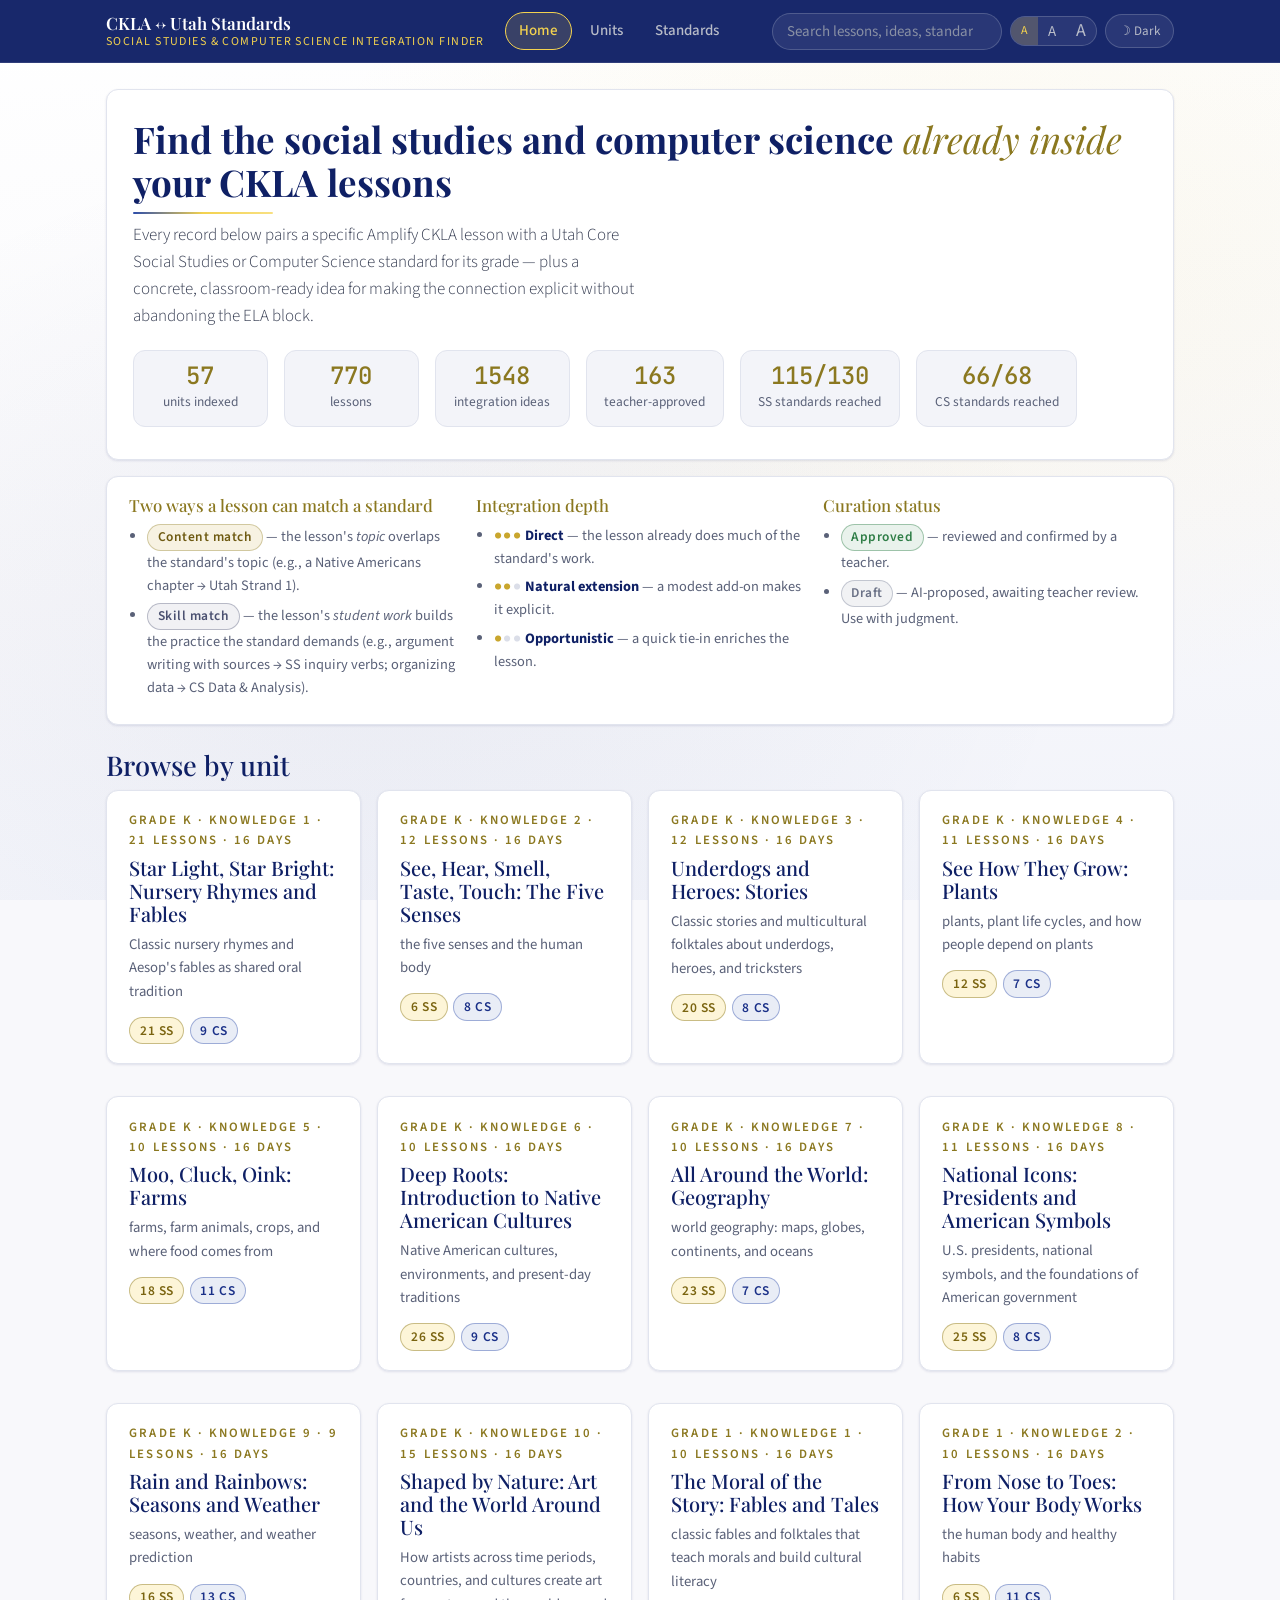
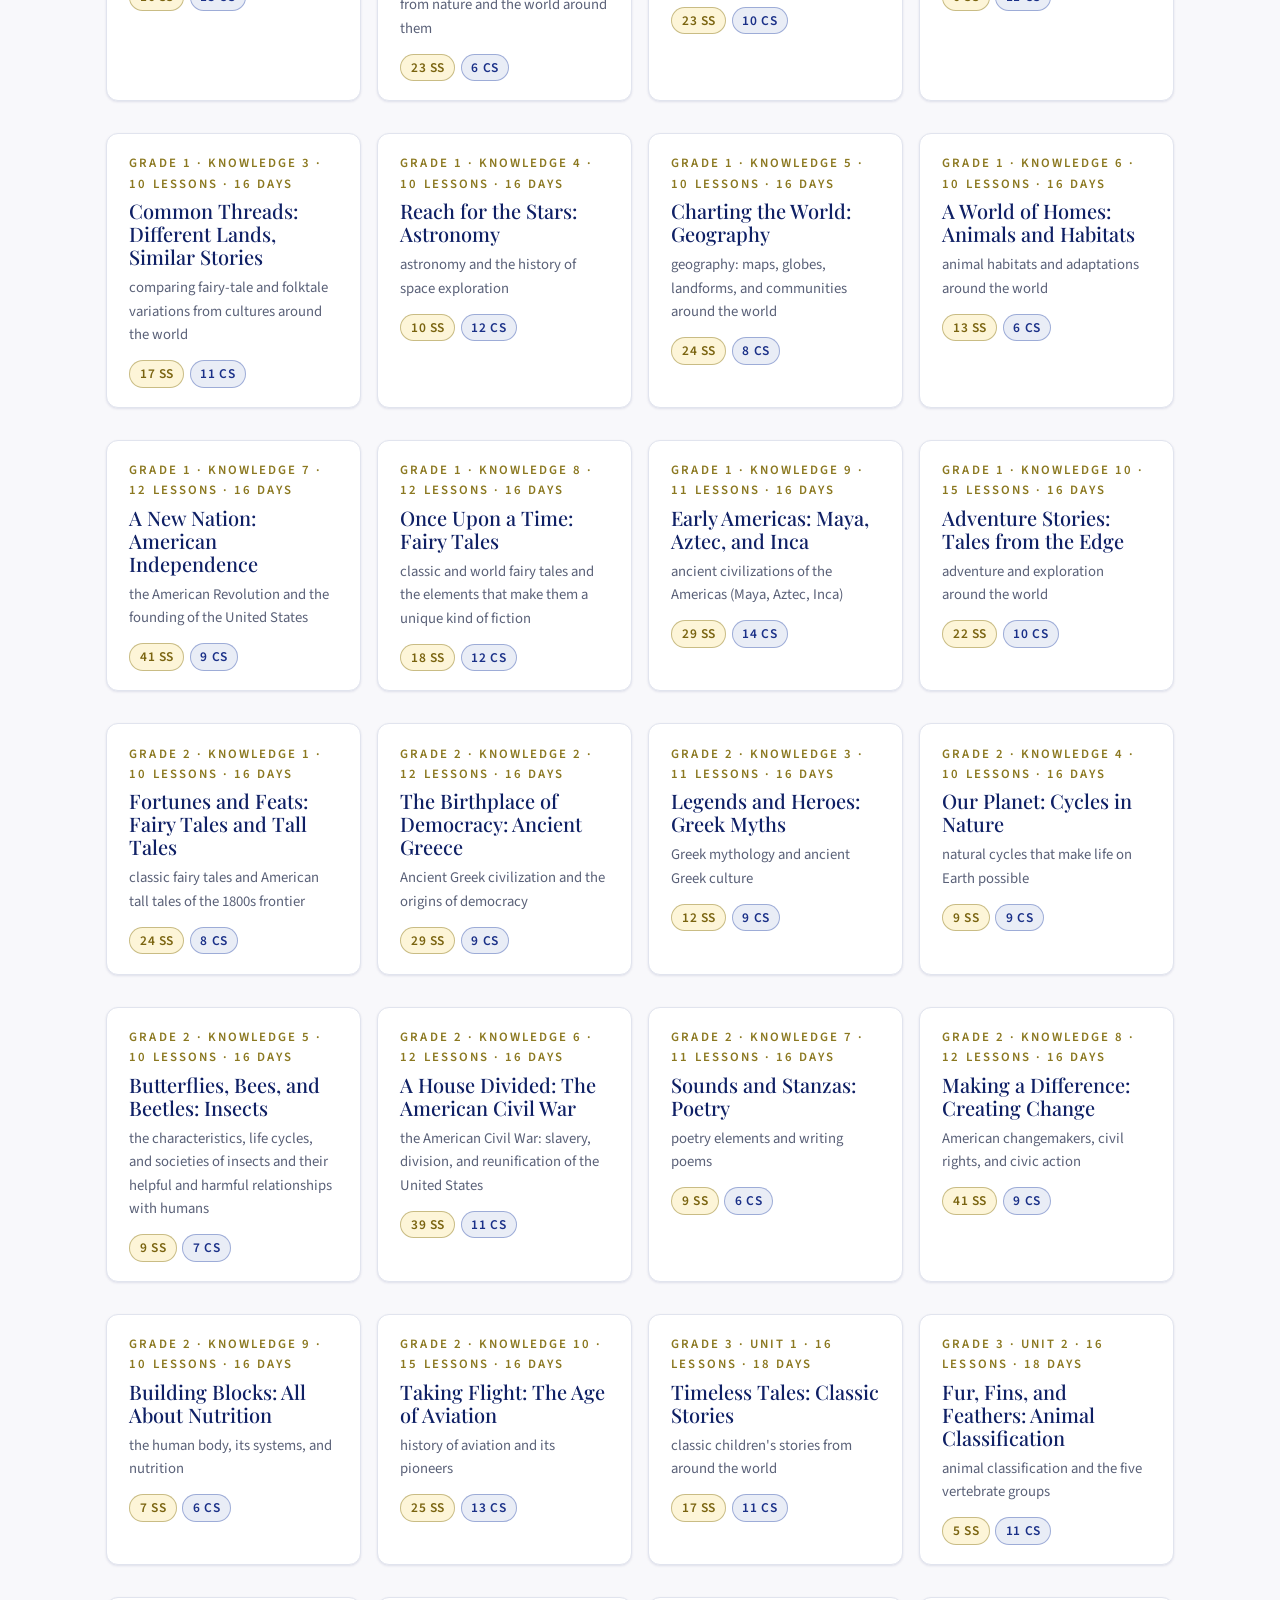
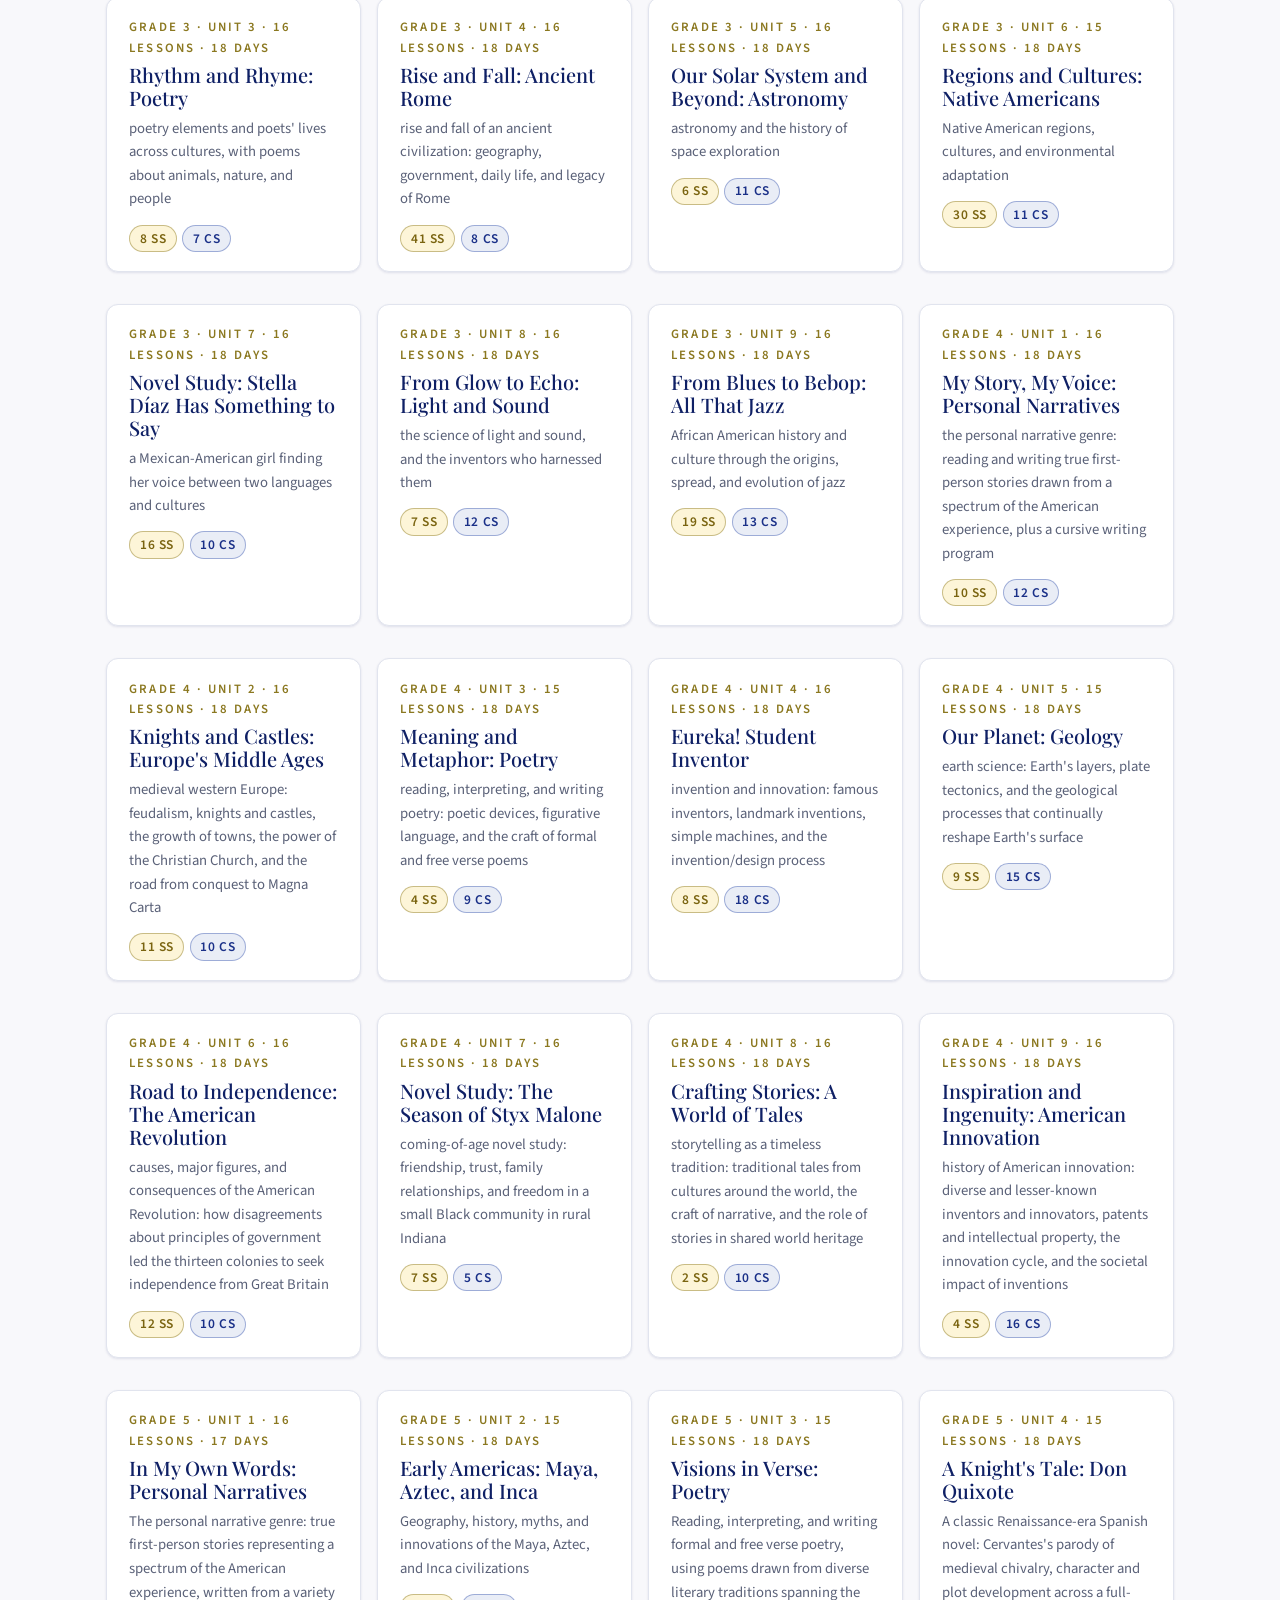
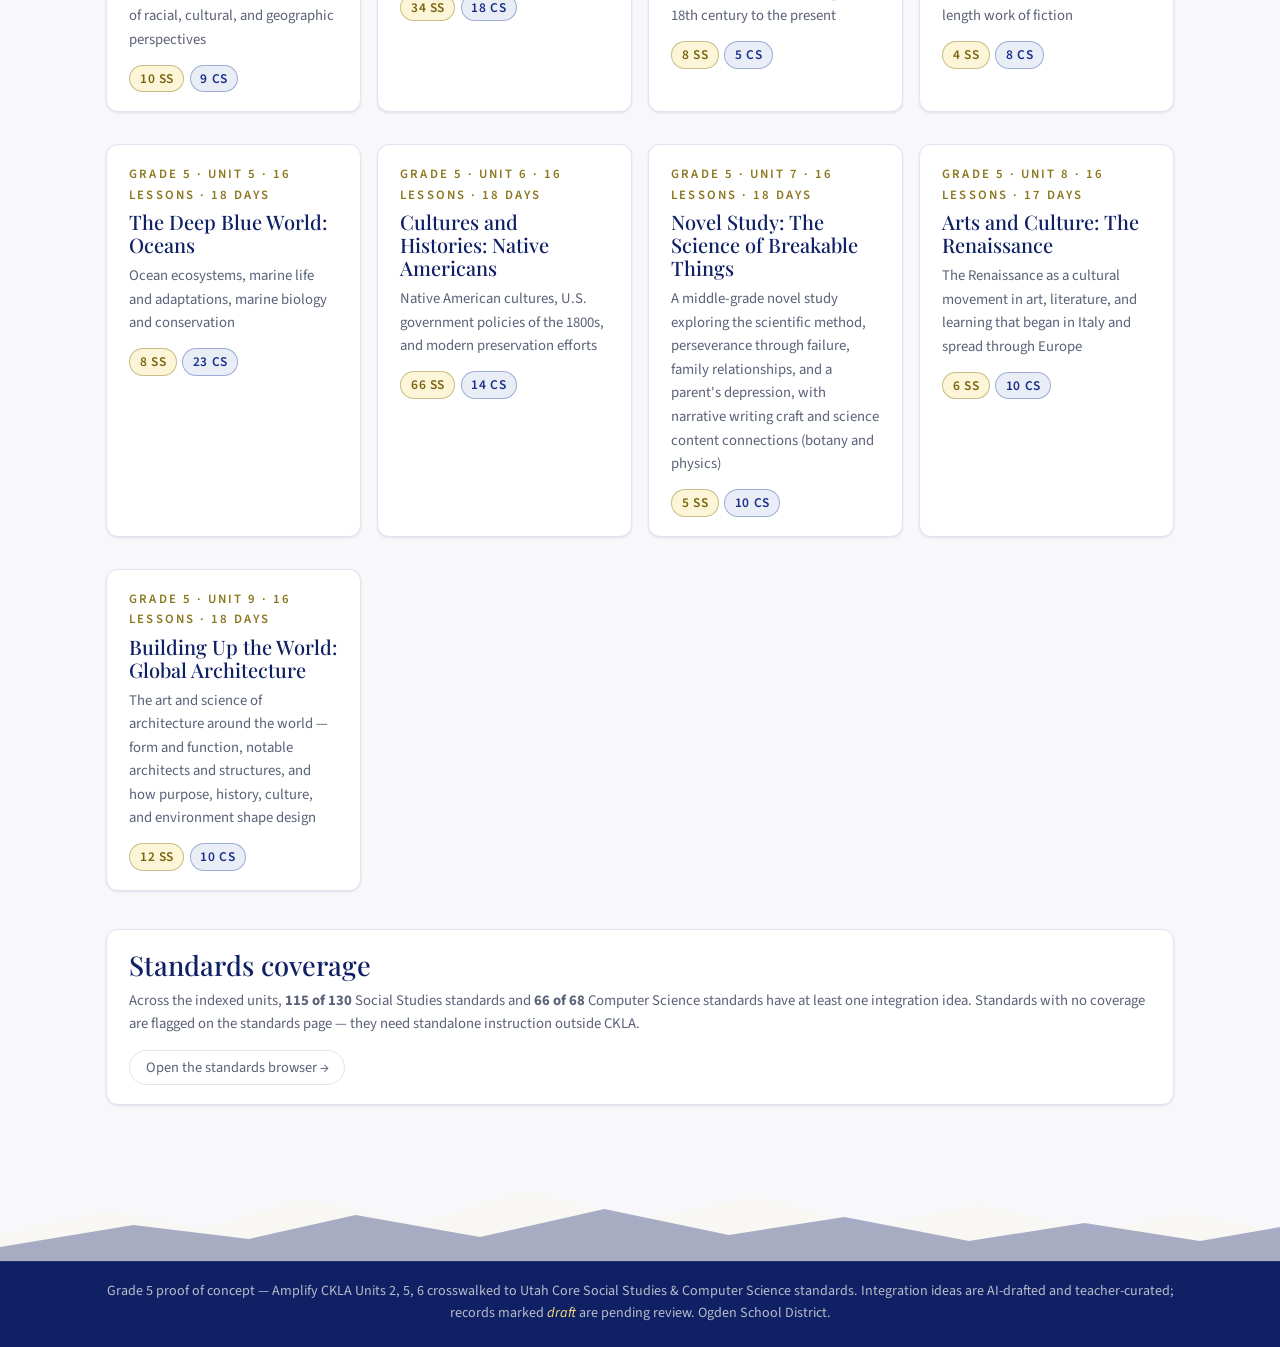
<file: web/index.html>
<!DOCTYPE html>
<html lang="en">
<head>
<meta charset="utf-8">
<meta name="viewport" content="width=device-width, initial-scale=1">
<title>CKLA &harr; Utah Standards Integration Finder</title>
<script>
/* apply saved theme and text size before first paint to avoid a flash;
   defaults: light theme, compact text */
(function () {
  var t = "light", s = "compact";
  try {
    if (localStorage.getItem("osd-theme") === "dark") t = "dark";
    var ts = localStorage.getItem("osd-textsize");
    if (ts === "standard" || ts === "large") s = ts;
  } catch (e) {}
  document.documentElement.setAttribute("data-theme", t);
  document.documentElement.setAttribute("data-textsize", s);
})();
</script>
<link rel="preconnect" href="https://fonts.googleapis.com">
<link rel="preconnect" href="https://fonts.gstatic.com" crossorigin>
<link href="https://fonts.googleapis.com/css2?family=Playfair+Display:ital,wght@0,400;0,500;0,600;0,700;1,400&family=Source+Sans+3:wght@300;400;500;600&family=JetBrains+Mono:wght@400;500&display=swap" rel="stylesheet">
<link rel="stylesheet" href="styles.css">
</head>
<body>
<header class="site-header">
  <div class="header-inner">
    <a class="brand" href="#/">
      <span class="brand-text">CKLA &harr; Utah Standards<span class="brand-sub">Social Studies &amp; Computer Science Integration Finder</span></span>
    </a>
    <nav class="site-nav">
      <a href="#/" data-nav="home">Home</a>
      <a href="#/units" data-nav="units">Units</a>
      <a href="#/standards" data-nav="standards">Standards</a>
    </nav>
    <form class="search-form" id="search-form" role="search">
      <input type="search" id="search-input" placeholder="Search lessons, ideas, standards&hellip;" aria-label="Search">
      <div class="text-size" id="text-size" role="group" aria-label="Text size">
        <button type="button" data-size="compact" title="Smaller text">A</button>
        <button type="button" data-size="standard" title="Standard text">A</button>
        <button type="button" data-size="large" title="Larger text">A</button>
      </div>
      <button type="button" class="theme-toggle" id="theme-toggle" aria-label="Switch color theme">&#9789; Dark</button>
    </form>
  </div>
</header>
<main id="app" class="app"></main>
<svg class="mountains" viewBox="0 0 1440 90" preserveAspectRatio="none" aria-hidden="true">
  <path fill="rgba(243,210,79,0.04)" d="M0,90 L0,58 L120,34 L230,52 L340,22 L470,48 L590,14 L720,44 L850,20 L980,50 L1100,28 L1230,54 L1340,36 L1440,56 L1440,90 Z"/>
  <path fill="rgba(15,32,101,0.35)" d="M0,90 L0,70 L150,48 L280,62 L400,38 L540,60 L680,32 L820,58 L950,40 L1090,64 L1220,46 L1350,64 L1440,50 L1440,90 Z"/>
</svg>
<footer class="site-footer">
  <p>Grade 5 proof of concept &mdash; Amplify CKLA Units 2, 5, 6 crosswalked to Utah Core Social Studies &amp; Computer Science standards.
  Integration ideas are AI-drafted and teacher-curated; records marked <em>draft</em> are pending review. Ogden School District.</p>
</footer>
<script src="data.js"></script>
<script src="app.js"></script>
</body>
</html>
</file>
<file: web/styles.css>
/* CKLA <-> Utah Standards Integration Finder — Ogden School District skin
   Palette & typography per the OSD Data Storytelling Design Guide:
   deep navy + warm gold + white. Two themes share the brand: light (default)
   and dark (the guide's dark, layered presentation style). The header and
   footer stay OSD navy in both themes. */

:root {
  /* Brand constants */
  --black: #000000;
  --navy-deep: #050D2E;
  --navy: #0F2065;
  --navy-mid: #1A3088;
  --navy-light: #2D4DAA;
  --gold-deep: #8B7820;
  --gold-mid: #C4A634;
  --gold: #F3D24F;
  --gold-bright: #F8E082;
  --gold-pale: #FCEFB4;
  --white: #FFFFFF;
  --cream: #F0F0F0;
  --gray-300: #B8BCC8;
  --gray-400: #8990A4;
  --gray-600: #4A5070;
  --blue-text: #9FB5EE;   /* readable cool accent on dark */

  --serif: 'Playfair Display', Georgia, 'Times New Roman', serif;
  --sans: 'Source Sans 3', 'Segoe UI', system-ui, sans-serif;
  --mono: 'JetBrains Mono', Consolas, monospace;

  --radius: 12px;
  --max: 1100px;

  /* ---- Light theme (default) ---- */
  --page-bg:
    radial-gradient(ellipse at 30% 70%, rgba(15, 32, 101, 0.05) 0%, transparent 55%),
    radial-gradient(ellipse at 75% 30%, rgba(243, 210, 79, 0.09) 0%, transparent 50%),
    linear-gradient(175deg, #FFFFFF 0%, #F8F8FB 60%, #F1F3FA 100%);
  --page-bg-color: #F8F8FB;

  --surface: #FFFFFF;
  --surface2: #F3F4F9;                      /* chips, stats, nested fills */
  --line: #E1E4EE;
  --line-soft: #EAECF3;
  --line-hover: rgba(139, 120, 32, 0.55);

  --ink-strong: #0F2065;                     /* h1/h2, emphasized text */
  --ink: #363D52;                            /* body */
  --ink-soft: #5A6178;
  --ink-faint: #8990A4;

  --link: #1A3088;
  --link-hover: #2D4DAA;
  --kicker: #8B7820;                         /* gold role, darkened for white bg */
  --h3-color: #8B7820;

  --ss-text: #7A6410;
  --cs-text: #1A3088;

  --pill-on-bg: rgba(243, 210, 79, 0.28);
  --pill-on-text: #6E5A12;
  --pill-on-border: #C4A634;

  --card-shadow: 0 1px 3px rgba(15, 32, 101, 0.07), 0 1px 2px rgba(15, 32, 101, 0.04);
}

html[data-theme="dark"] {
  --page-bg:
    radial-gradient(ellipse at 30% 70%, rgba(15, 32, 101, 0.35) 0%, transparent 55%),
    radial-gradient(ellipse at 75% 30%, rgba(243, 210, 79, 0.06) 0%, transparent 50%),
    radial-gradient(ellipse at 50% 100%, rgba(243, 210, 79, 0.04) 0%, transparent 40%),
    linear-gradient(175deg, #000000 0%, #050D2E 60%, #0A1545 100%);
  --page-bg-color: #000000;

  --surface: rgba(255, 255, 255, 0.04);
  --surface2: rgba(255, 255, 255, 0.055);
  --line: rgba(255, 255, 255, 0.08);
  --line-soft: rgba(255, 255, 255, 0.06);
  --line-hover: rgba(243, 210, 79, 0.35);

  --ink-strong: #FFFFFF;
  --ink: #B8BCC8;
  --ink-soft: #8990A4;
  --ink-faint: #4A5070;

  --link: var(--gold-bright);
  --link-hover: var(--gold);
  --kicker: var(--gold);
  --h3-color: var(--gold);

  --ss-text: var(--gold);
  --cs-text: var(--blue-text);

  --pill-on-bg: rgba(243, 210, 79, 0.15);
  --pill-on-text: var(--gold);
  --pill-on-border: var(--gold);

  --card-shadow: none;
}

* { box-sizing: border-box; }

/* Text-size levels (A- / A / A+ header control). Everything below is
   rem-based, so the root size scales the whole interface. Compact is the default. */
html { scroll-behavior: smooth; font-size: 16px; }
html[data-textsize="standard"] { font-size: 18px; }
html[data-textsize="large"] { font-size: 20px; }

body {
  margin: 0;
  font-family: var(--sans);
  font-size: 1rem;
  line-height: 1.6;
  color: var(--ink);
  background: var(--page-bg);
  background-attachment: fixed;
  background-color: var(--page-bg-color);
  display: flex;
  flex-direction: column;
  min-height: 100vh;
}

a { color: var(--link); text-decoration: none; }
a:hover { text-decoration: underline; color: var(--link-hover); }

h1, h2, h3, h4 { line-height: 1.15; margin: 0 0 .5rem; }
h1 { font-family: var(--serif); font-weight: 700; color: var(--ink-strong); font-size: clamp(1.6rem, 3.2vw, 2.3rem); }
h2 { font-family: var(--serif); font-weight: 500; color: var(--ink-strong); font-size: clamp(1.3rem, 2.4vw, 1.7rem); }
h3 { font-family: var(--serif); font-weight: 500; color: var(--h3-color); font-size: 1.18rem; }
h4 { font-family: var(--sans); font-weight: 600; color: var(--ink-strong); font-size: .98rem; }
p { margin: 0 0 .85rem; }

h1 em, h2 em { font-style: italic; font-weight: 400; color: var(--kicker); }

/* gradient divider under page titles (navy-light -> gold -> gold-bright) */
h1::after {
  content: "";
  display: block;
  width: 140px;
  height: 2px;
  margin-top: .55rem;
  border-radius: 1px;
  background: linear-gradient(90deg, var(--navy-light), var(--gold), var(--gold-bright));
}

/* ---------- header (OSD navy in both themes) ---------- */

.site-header {
  background: rgba(15, 32, 101, 0.96);
  backdrop-filter: blur(10px);
  -webkit-backdrop-filter: blur(10px);
  border-bottom: 1px solid rgba(255, 255, 255, 0.1);
  position: sticky;
  top: 0;
  z-index: 20;
}
html[data-theme="dark"] .site-header {
  background: rgba(5, 13, 46, 0.88);
  border-bottom-color: rgba(255, 255, 255, 0.08);
}

/* Header sizes are fixed in px on purpose: the A-/A/A+ text-size control
   scales the content (rem-based), but the header bar must not reflow. */
.header-inner {
  max-width: var(--max);
  margin: 0 auto;
  padding: 12px 16px;
  display: flex;
  align-items: center;
  gap: 20px;
  flex-wrap: wrap;
}

.brand { display: flex; align-items: center; gap: 10px; color: var(--cream); }
.brand:hover { text-decoration: none; }

.brand-text {
  font-family: var(--serif);
  font-weight: 600;
  font-size: 17px;
  color: var(--white);
  display: flex;
  flex-direction: column;
  line-height: 1.25;
}
.brand-sub {
  font-family: var(--sans);
  font-weight: 400;
  font-size: 12px;
  letter-spacing: .12em;
  text-transform: uppercase;
  color: var(--gold);
}

.site-nav { display: flex; gap: 4px; }
.site-nav a {
  padding: 6px 13px;
  border-radius: 999px;
  border: 1px solid transparent;
  color: var(--gray-300);
  font-weight: 500;
  font-size: 15px;
  transition: all .25s;
}
.site-nav a:hover { border-color: rgba(243, 210, 79, 0.4); color: var(--white); text-decoration: none; }
.site-nav a.active {
  background: rgba(243, 210, 79, 0.15);
  border-color: var(--gold);
  color: var(--gold);
}

.search-form { margin-left: auto; display: flex; align-items: center; gap: 8px; }
.search-form input {
  width: 230px;
  max-width: 50vw;
  padding: 7px 14px;
  border: 1px solid rgba(255, 255, 255, 0.18);
  border-radius: 999px;
  font-family: var(--sans);
  font-size: 15px;
  color: var(--white);
  background: rgba(255, 255, 255, 0.07);
}
.search-form input::placeholder { color: var(--gray-400); }
.search-form input:focus {
  outline: none;
  border-color: rgba(243, 210, 79, 0.6);
  box-shadow: 0 0 0 3px rgba(243, 210, 79, 0.15);
}

.theme-toggle {
  border: 1px solid rgba(255, 255, 255, 0.18);
  background: rgba(255, 255, 255, 0.07);
  color: var(--gray-300);
  border-radius: 999px;
  padding: 7px 13px;
  font-family: var(--sans);
  font-size: 13px;
  cursor: pointer;
  white-space: nowrap;
  transition: all .25s;
}
.theme-toggle:hover { border-color: rgba(243, 210, 79, 0.5); color: var(--gold-bright); }

.text-size {
  display: flex;
  border: 1px solid rgba(255, 255, 255, 0.18);
  background: rgba(255, 255, 255, 0.07);
  border-radius: 999px;
  overflow: hidden;
}
.text-size button {
  border: none;
  background: transparent;
  color: var(--gray-300);
  font-family: var(--sans);
  cursor: pointer;
  padding: 5px 10px;
  line-height: 1;
  transition: all .25s;
}
.text-size button:hover { color: var(--gold-bright); }
.text-size button.on { background: rgba(243, 210, 79, 0.2); color: var(--gold); }
/* fixed px so the control itself doesn't grow with the setting */
.text-size button[data-size="compact"] { font-size: 12px; }
.text-size button[data-size="standard"] { font-size: 15px; }
.text-size button[data-size="large"] { font-size: 18px; }

/* ---------- layout ---------- */

.app { max-width: var(--max); width: 100%; margin: 0 auto; padding: 1.6rem 1rem 3.5rem; }

.site-footer {
  border-top: 1px solid rgba(255, 255, 255, 0.08);
  color: var(--gray-300);
  font-size: .88rem;
  padding: 1.1rem 1rem 1.4rem;
  text-align: center;
  background: var(--navy);
}
html[data-theme="dark"] .site-footer {
  background: rgba(5, 13, 46, 0.5);
  color: var(--gray-600);
}
.site-footer p { max-width: var(--max); margin: 0 auto; }
.site-footer em { color: var(--gold-bright); }

.mountains { display: block; width: 100%; height: 90px; margin: auto 0 -6px; }

.breadcrumb { font-size: .88rem; color: var(--ink-faint); margin-bottom: .9rem; }
.breadcrumb a { color: var(--ink-soft); }
.breadcrumb a:hover { color: var(--link-hover); }

.card {
  background: var(--surface);
  border: 1px solid var(--line);
  border-radius: var(--radius);
  box-shadow: var(--card-shadow);
  padding: 1.2rem 1.4rem;
  margin-bottom: 1rem;
  transition: border-color .3s;
}

.grid-2 { display: grid; grid-template-columns: repeat(auto-fit, minmax(300px, 1fr)); gap: 1rem; }
.grid-3 { display: grid; grid-template-columns: repeat(auto-fit, minmax(250px, 1fr)); gap: 1rem; }

.muted { color: var(--ink-soft); }
.faint { color: var(--ink-faint); font-size: .875rem; }
.small { font-size: .92rem; }

/* ---------- badges & chips ---------- */

.badge {
  display: inline-block;
  padding: .12rem .6rem;
  border-radius: 999px;
  font-size: .84rem;
  font-weight: 600;
  letter-spacing: .04em;
  white-space: nowrap;
  vertical-align: middle;
}
.badge-ss { background: rgba(243, 210, 79, 0.22); color: var(--ss-text); border: 1px solid rgba(139, 120, 32, 0.45); }
.badge-cs { background: rgba(45, 77, 170, 0.1); color: var(--cs-text); border: 1px solid rgba(45, 77, 170, 0.4); }
.badge-content { background: rgba(196, 166, 52, 0.14); color: #6E5A12; border: 1px solid rgba(139, 120, 32, 0.35); }
.badge-skill { background: rgba(74, 80, 112, 0.08); color: #4A5070; border: 1px solid rgba(74, 80, 112, 0.35); }
.badge-approved { background: rgba(46, 125, 70, 0.1); color: #2E7D46; border: 1px solid rgba(46, 125, 70, 0.4); }
.badge-draft { background: rgba(137, 144, 164, 0.12); color: #6A7186; border: 1px solid rgba(137, 144, 164, 0.45); }
.badge-gap { background: rgba(179, 50, 75, 0.08); color: #B3324B; border: 1px solid rgba(179, 50, 75, 0.35); }
.badge-plain { background: var(--surface2); color: var(--ink-soft); border: 1px solid var(--line); }

html[data-theme="dark"] .badge-ss { background: rgba(243, 210, 79, 0.13); border-color: rgba(243, 210, 79, 0.4); }
html[data-theme="dark"] .badge-cs { background: rgba(45, 77, 170, 0.3); border-color: rgba(45, 77, 170, 0.65); }
html[data-theme="dark"] .badge-content { background: rgba(252, 239, 180, 0.1); color: var(--gold-pale); border-color: rgba(252, 239, 180, 0.3); }
html[data-theme="dark"] .badge-skill { background: rgba(184, 188, 200, 0.1); color: var(--gray-300); border-color: rgba(184, 188, 200, 0.3); }
html[data-theme="dark"] .badge-approved { background: rgba(248, 224, 130, 0.12); color: var(--gold-bright); border-color: rgba(248, 224, 130, 0.45); }
html[data-theme="dark"] .badge-draft { background: rgba(137, 144, 164, 0.12); color: var(--gray-400); border-color: rgba(137, 144, 164, 0.4); }
html[data-theme="dark"] .badge-gap { background: rgba(229, 139, 160, 0.12); color: #E58BA0; border-color: rgba(229, 139, 160, 0.4); }

.dots { letter-spacing: .1em; font-size: .85rem; white-space: nowrap; }
.dots .on { color: #C9A62E; }
.dots .off { color: rgba(15, 32, 101, 0.15); }
.dots .faint { color: var(--ink-soft); }
html[data-theme="dark"] .dots .on { color: var(--gold); text-shadow: 0 0 6px rgba(243, 210, 79, 0.4); }
html[data-theme="dark"] .dots .off { color: rgba(255, 255, 255, 0.18); }
html[data-theme="dark"] .dots .faint { color: var(--gray-400); }

.chip {
  display: inline-block;
  background: var(--surface2);
  border: 1px solid var(--line-soft);
  border-radius: 999px;
  padding: .14rem .65rem;
  font-size: .85rem;
  color: var(--ink-soft);
  margin: 0 .3rem .3rem 0;
}

/* ---------- home ---------- */

.hero { padding: 1.8rem 1.6rem; }
.hero h1 { margin-bottom: .5rem; }
.hero .lede { font-size: 1.06rem; font-weight: 300; color: var(--ink); max-width: 64ch; }

.stat-row { display: flex; flex-wrap: wrap; gap: 1rem; margin: 1.2rem 0 .2rem; }
.stat {
  background: var(--surface2);
  border: 1px solid var(--line);
  border-radius: var(--radius);
  padding: .7rem 1.1rem;
  min-width: 135px;
  text-align: center;
}
.stat b { display: block; font-family: var(--mono); font-weight: 500; font-size: 1.5rem; color: var(--kicker); line-height: 1.15; }
.stat span { font-size: .84rem; color: var(--ink-soft); }

.legend { display: grid; grid-template-columns: repeat(auto-fit, minmax(280px, 1fr)); gap: 1.2rem; }
.legend h3 { font-size: 1.05rem; }
.legend ul { margin: .2rem 0 0; padding-left: 1.1rem; font-size: .9rem; color: var(--ink-soft); }
.legend li { margin-bottom: .35rem; }
.legend b { color: var(--ink-strong); }

.unit-card { display: block; color: inherit; }
.unit-card:hover { text-decoration: none; border-color: var(--line-hover); }
.unit-card h3 { color: var(--ink-strong); font-size: 1.25rem; }
.unit-card:hover h3 { color: var(--link-hover); }
.unit-kicker {
  font-size: .8rem;
  font-weight: 600;
  letter-spacing: .16em;
  text-transform: uppercase;
  color: var(--kicker);
  margin-bottom: .3rem;
}
.unit-counts { margin-top: .7rem; display: flex; flex-wrap: wrap; gap: .35rem; }

/* ---------- unit page ---------- */

.unit-header .meta-row { display: flex; flex-wrap: wrap; gap: .4rem; margin: .5rem 0 .9rem; }

.lesson-row {
  display: flex;
  align-items: baseline;
  gap: .9rem;
  padding: .75rem .4rem;
  border-bottom: 1px solid var(--line-soft);
}
.lesson-row:last-child { border-bottom: none; }
.lesson-no {
  flex: 0 0 2.2rem;
  font-family: var(--mono);
  font-weight: 500;
  color: var(--ink-faint);
  font-size: .9rem;
  text-align: right;
}
.lesson-main { flex: 1 1 auto; min-width: 220px; }
.lesson-main a { font-weight: 600; font-size: 1rem; color: var(--ink-strong); }
.lesson-main a:hover { color: var(--link-hover); }
.lesson-main .faint { margin-top: .1rem; }
.lesson-tags { flex: 0 0 auto; display: flex; gap: .3rem; align-items: center; }

/* ---------- lesson page ---------- */

.lesson-title-row { display: flex; align-items: baseline; gap: .9rem; flex-wrap: wrap; }
.lesson-title-row h1 { margin-bottom: .3rem; }

.pager { display: flex; justify-content: space-between; gap: 1rem; margin: 1.2rem 0; font-size: .9rem; }

.seg-table { width: 100%; border-collapse: collapse; font-size: .9rem; }
.seg-table th, .seg-table td { text-align: left; padding: .38rem .5rem; border-bottom: 1px solid var(--line-soft); vertical-align: top; }
.seg-table th { font-size: .8rem; text-transform: uppercase; letter-spacing: .1em; color: var(--ink-faint); font-weight: 600; }
.seg-table td { color: var(--ink); }
.seg-block td { background: var(--surface2); font-weight: 600; color: var(--ink-strong); }

details.plain { margin: .5rem 0 .2rem; }
details.plain summary { cursor: pointer; color: var(--link); font-size: .9rem; font-weight: 500; }
details.plain summary:hover { color: var(--link-hover); }
details.plain[open] summary { margin-bottom: .4rem; }

.two-col { display: grid; grid-template-columns: repeat(auto-fit, minmax(280px, 1fr)); gap: 0 2rem; }

ul.tight { margin: .2rem 0 .7rem; padding-left: 1.15rem; }
ul.tight li { margin-bottom: .3rem; font-size: .94rem; }
ul.tight b { color: var(--ink-strong); }

dl.vocab { margin: .2rem 0; font-size: .92rem; }
dl.vocab dt { font-weight: 600; color: var(--ink-strong); margin-top: .35rem; }
dl.vocab dd { margin: 0 0 .1rem 1rem; color: var(--ink-soft); }

/* ---------- filter bar ---------- */

.filter-bar {
  display: flex;
  flex-wrap: wrap;
  gap: .8rem 1.5rem;
  align-items: center;
  background: var(--surface);
  border: 1px solid var(--line);
  border-radius: var(--radius);
  box-shadow: var(--card-shadow);
  padding: .65rem 1rem;
  margin-bottom: 1rem;
  font-size: .9rem;
}
.filter-group { display: flex; align-items: center; gap: .35rem; flex-wrap: wrap; }
.filter-group .label {
  font-size: .8rem;
  font-weight: 600;
  text-transform: uppercase;
  letter-spacing: .14em;
  color: var(--ink-faint);
  margin-right: .15rem;
}
.fbtn {
  border: 1px solid var(--line);
  background: var(--surface2);
  color: var(--ink-soft);
  border-radius: 999px;
  padding: .2rem .72rem;
  font: inherit;
  font-size: .85rem;
  cursor: pointer;
  transition: all .25s;
}
html[data-theme="dark"] .fbtn { border-color: rgba(255, 255, 255, 0.12); }
.fbtn:hover { border-color: var(--line-hover); color: var(--ink-strong); }
.fbtn.on {
  background: var(--pill-on-bg);
  border-color: var(--pill-on-border);
  color: var(--pill-on-text);
}
.filter-count { margin-left: auto; color: var(--ink-faint); font-size: .84rem; }

/* ---------- integration cards ---------- */

.int-card {
  background: var(--surface);
  border: 1px solid var(--line);
  border-left: 4px solid var(--ink-faint);
  border-radius: var(--radius);
  box-shadow: var(--card-shadow);
  padding: 1rem 1.2rem;
  margin-bottom: .9rem;
  transition: border-color .3s;
}
.int-card:hover { border-color: var(--line-hover); }
.int-card.sys-SS { border-left-color: var(--gold-mid); }
html[data-theme="dark"] .int-card.sys-SS { border-left-color: var(--gold); }
.int-card.sys-CS { border-left-color: var(--navy-light); }
.int-card.sys-CS:hover { border-color: rgba(45, 77, 170, 0.45); }

.int-head { display: flex; flex-wrap: wrap; align-items: center; gap: .5rem; margin-bottom: .4rem; }
.int-head .std-link { font-family: var(--mono); font-weight: 500; font-size: .95rem; }
.int-card.sys-SS .std-link { color: var(--ss-text); }
.int-card.sys-CS .std-link { color: var(--cs-text); }
.int-head .spacer { flex: 1 1 auto; }

.int-standard-text { font-size: .9rem; color: var(--ink-soft); margin-bottom: .6rem; }
.int-idea { font-size: .98rem; color: var(--ink); margin-bottom: .45rem; }
.int-idea .idea-label {
  font-weight: 600;
  font-size: .8rem;
  text-transform: uppercase;
  letter-spacing: .16em;
  color: var(--kicker);
  display: block;
  margin-bottom: .2rem;
}

.int-meta { display: flex; flex-wrap: wrap; gap: .3rem 1.5rem; font-size: .88rem; color: var(--ink-soft); margin: .45rem 0 .2rem; }
.int-meta b { color: var(--ink-faint); font-weight: 600; }

.int-context { font-size: .88rem; color: var(--ink-faint); margin-bottom: .45rem; }

/* ---------- standards page ---------- */

.strand-head { margin: 1.8rem 0 .7rem; }
.strand-head h2 { display: flex; align-items: center; gap: .55rem; flex-wrap: wrap; font-size: 1.25rem; }
.strand-head .desc { font-size: .9rem; color: var(--ink-soft); max-width: 80ch; }

.std-row {
  display: flex;
  gap: .9rem;
  padding: .7rem .5rem;
  border-bottom: 1px solid var(--line-soft);
  align-items: baseline;
}
.std-row:last-child { border-bottom: none; }
.std-code { flex: 0 0 4.8rem; font-family: var(--mono); font-weight: 500; font-size: .9rem; }
.std-body { flex: 1 1 auto; min-width: 240px; font-size: .95rem; color: var(--ink); }
.std-cov { flex: 0 0 auto; display: flex; gap: .35rem; align-items: center; }

/* ---------- standard detail ---------- */

.std-detail-head { border-left: 4px solid var(--ink-faint); }
.std-detail-head.sys-SS { border-left-color: var(--gold-mid); }
html[data-theme="dark"] .std-detail-head.sys-SS { border-left-color: var(--gold); }
.std-detail-head.sys-CS { border-left-color: var(--navy-light); }
.std-detail-head h1 { font-family: var(--mono); font-weight: 500; }
.std-detail-head > p { color: var(--ink-strong); font-size: 1.02rem; }

.lesson-group-head { margin: 1.3rem 0 .5rem; font-size: 1.05rem; }

/* ---------- search ---------- */

.result-kicker {
  font-size: .8rem;
  font-weight: 600;
  text-transform: uppercase;
  letter-spacing: .16em;
  color: var(--kicker);
}
.card h3 a { color: var(--ink-strong); }
.card h3 a:hover { color: var(--link-hover); }
mark { background: rgba(243, 210, 79, 0.45); color: #4A3B00; padding: 0 .1em; border-radius: 3px; }
html[data-theme="dark"] mark { background: rgba(243, 210, 79, 0.28); color: var(--gold-pale); }

/* ---------- misc ---------- */

.btn {
  display: inline-block;
  border: 1px solid var(--line);
  background: var(--surface);
  color: var(--ink-soft);
  border-radius: 999px;
  padding: .32rem .95rem;
  font: inherit;
  font-size: .9rem;
  cursor: pointer;
  transition: all .25s;
}
html[data-theme="dark"] .btn { border-color: rgba(255, 255, 255, 0.14); }
.btn:hover {
  border-color: var(--pill-on-border);
  color: var(--pill-on-text);
  background: var(--pill-on-bg);
  text-decoration: none;
}

.empty {
  text-align: center;
  color: var(--ink-soft);
  padding: 2rem 1rem;
  border: 1px dashed var(--ink-faint);
  border-radius: var(--radius);
  background: var(--surface);
}

::selection { background: rgba(243, 210, 79, 0.45); color: inherit; }
html[data-theme="dark"] ::selection { background: rgba(243, 210, 79, 0.3); color: var(--white); }

/* ---------- print: always light, binder-friendly ---------- */

@media print {
  .site-header, .site-footer, .filter-bar, .pager, .breadcrumb, .no-print, .mountains { display: none !important; }
  body { background: #fff !important; color: #1a1a1a; font-size: 12px; }
  h1, h2, h3, h4, .std-detail-head > p, ul.tight b, dl.vocab dt, .seg-block td,
  .lesson-main a, .card h3 a, .int-idea, .std-body, .seg-table td { color: #1a1a1a !important; }
  h1::after { background: #999; }
  .muted, .small, .int-standard-text, .int-meta, .faint, .chip, dl.vocab dd,
  .int-context, .seg-table th, .legend ul, .std-code, .badge, .dots .off, .dots .faint { color: #555 !important; }
  .dots .on { color: #1a1a1a !important; text-shadow: none; }
  .card, .int-card, .stat, .empty, .chip, .badge, .seg-block td {
    background: #fff !important;
    border-color: #ccc !important;
    box-shadow: none !important;
  }
  .int-card.sys-SS { border-left-color: #8a6d00 !important; }
  .int-card.sys-CS { border-left-color: #1a3088 !important; }
  .int-idea .idea-label, .unit-kicker, .result-kicker { color: #555 !important; }
  .stat b { color: #1a1a1a !important; }
  .card, .int-card { break-inside: avoid; }
  details.plain summary { display: none; }
  details.plain > * { display: block; }
  a { color: #1a1a1a; }
}

@media (max-width: 720px) {
  .header-inner { gap: .6rem; }
  .search-form { margin-left: 0; width: 100%; }
  .search-form input { width: 100%; max-width: none; flex: 1 1 auto; }
  .lesson-row { flex-wrap: wrap; }
}
</file>
